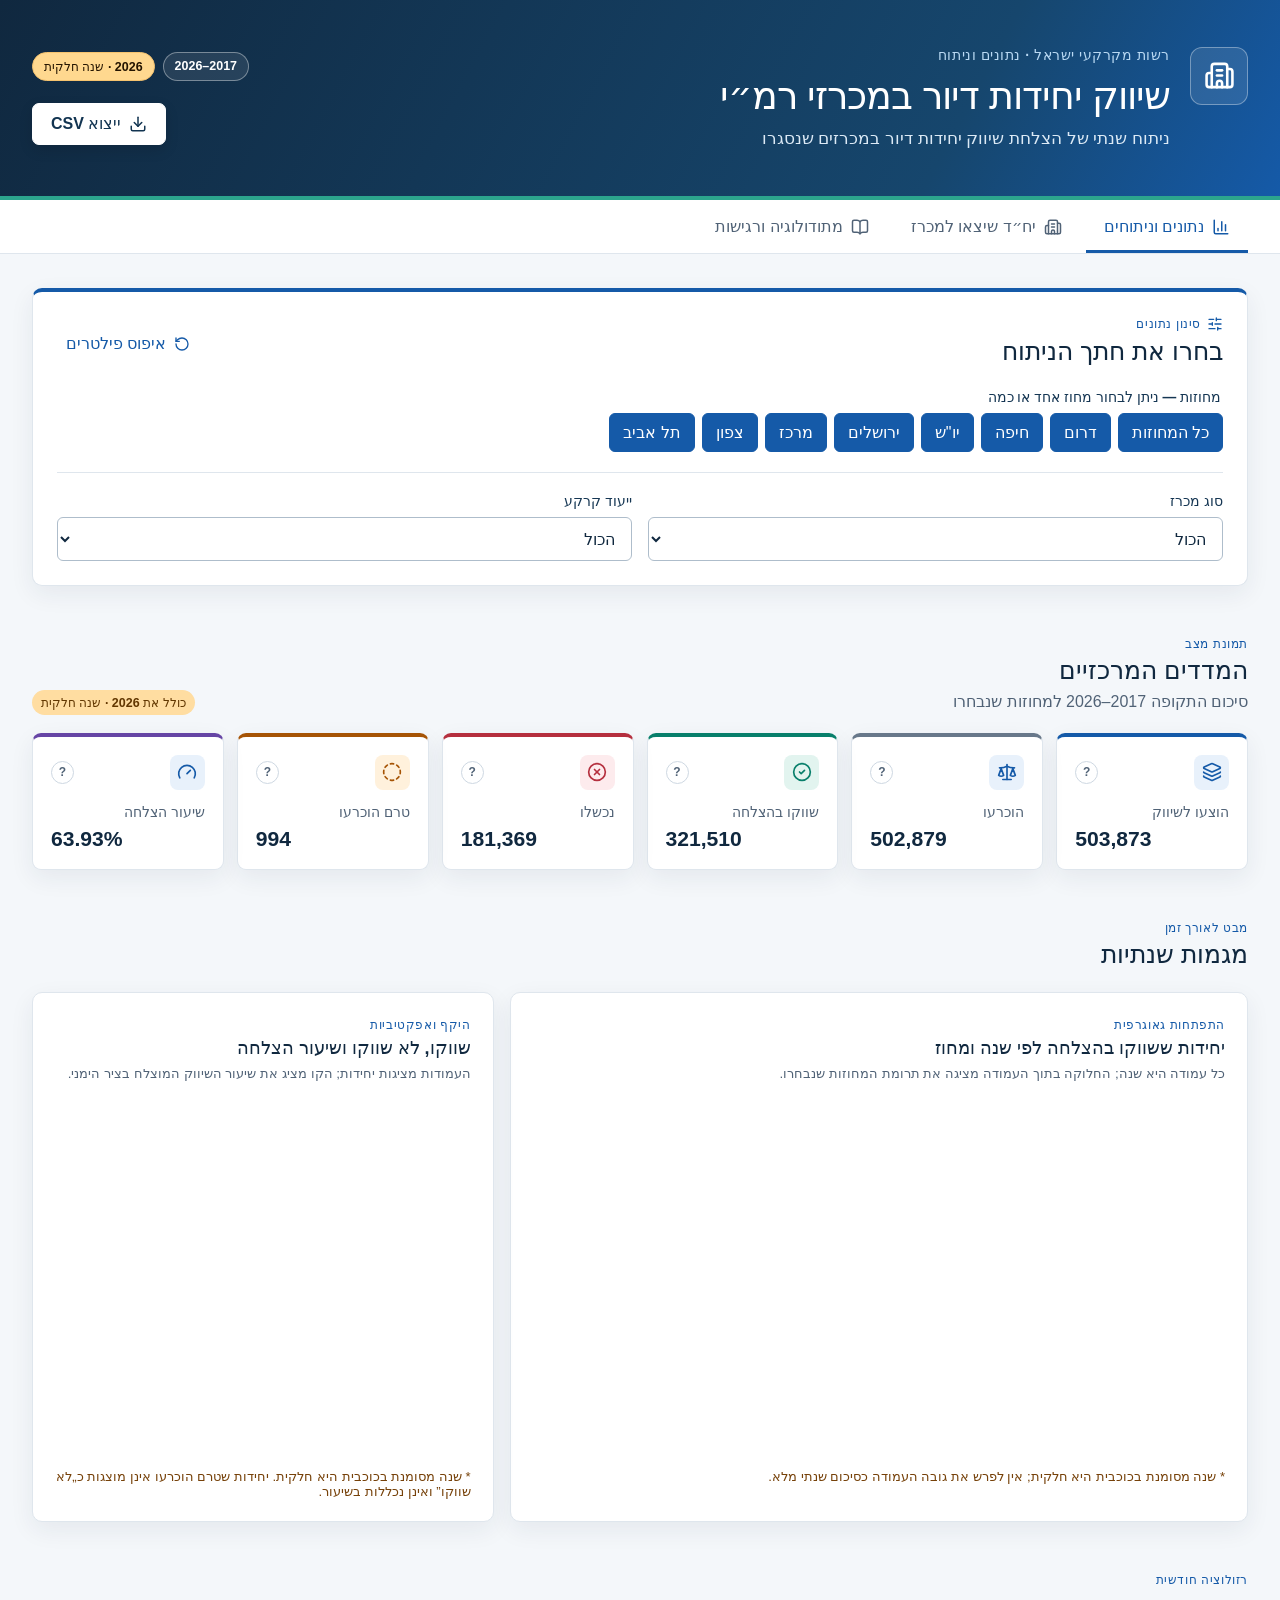
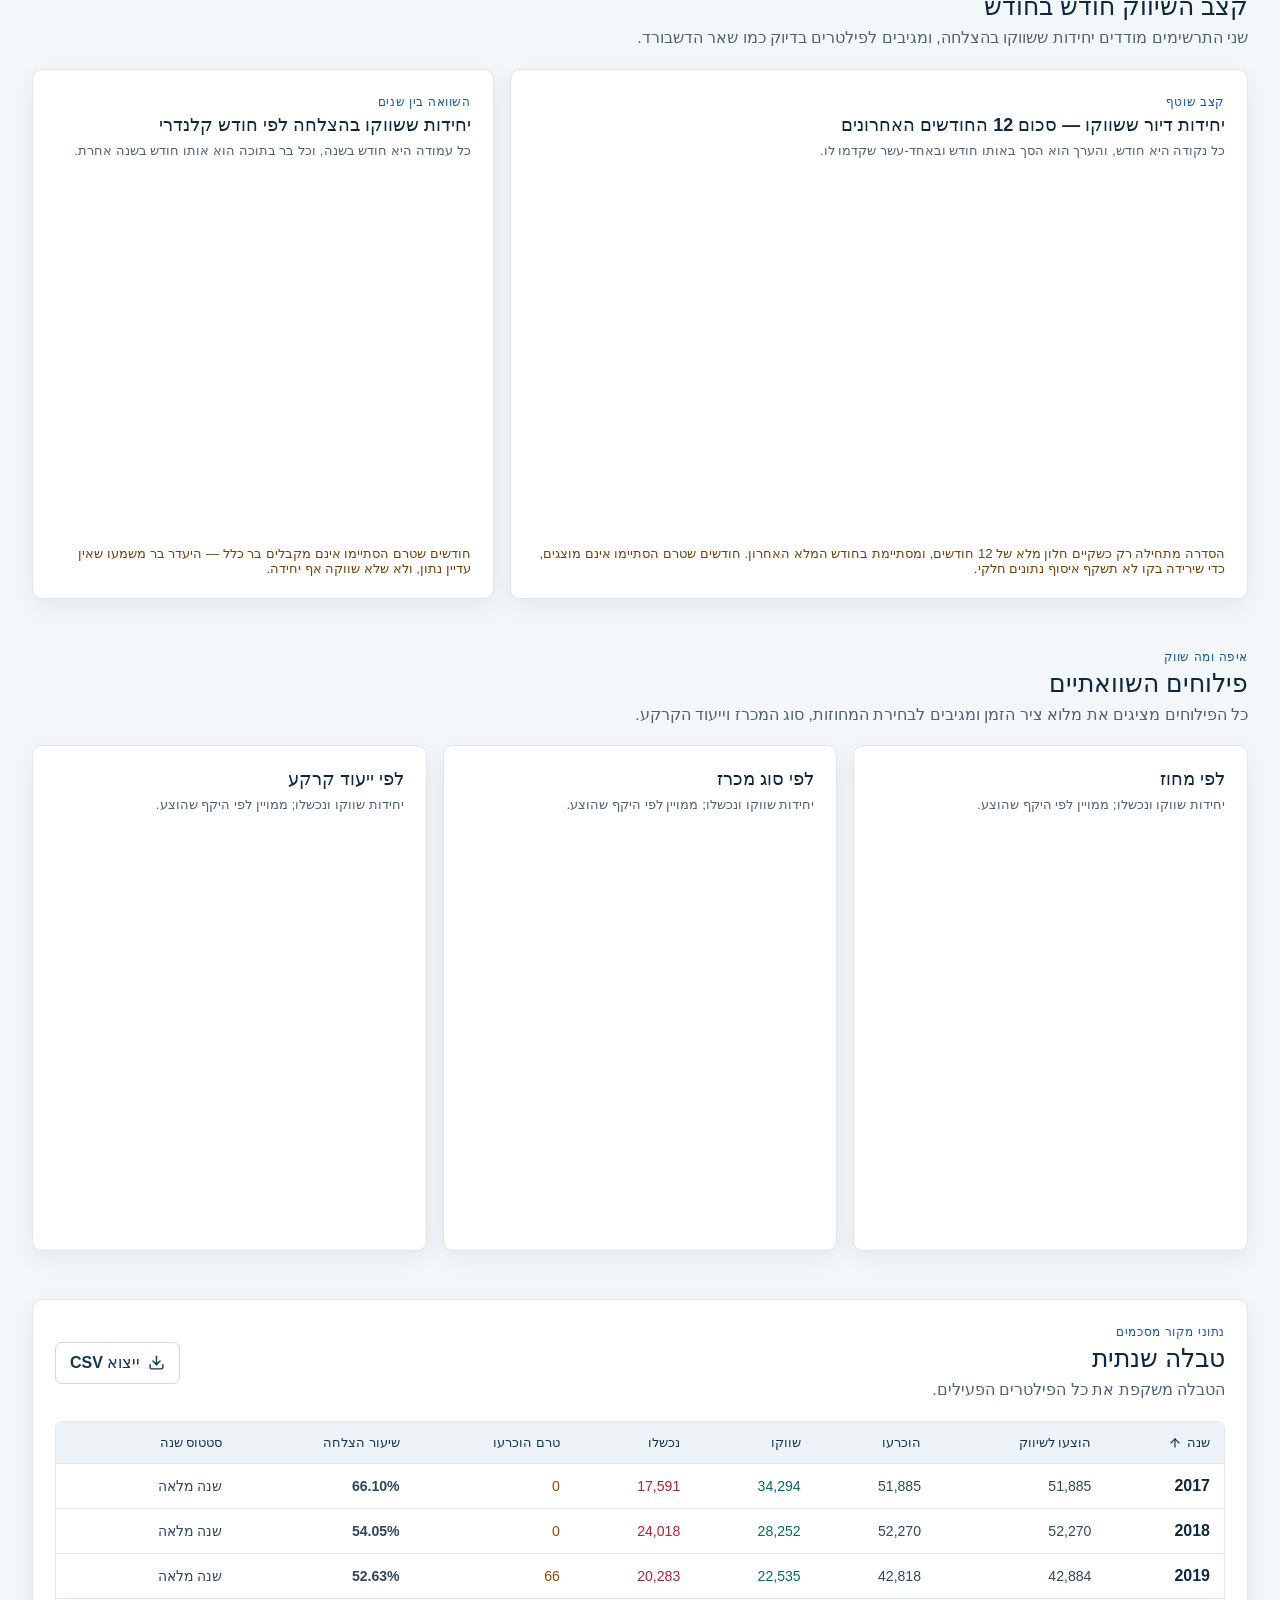
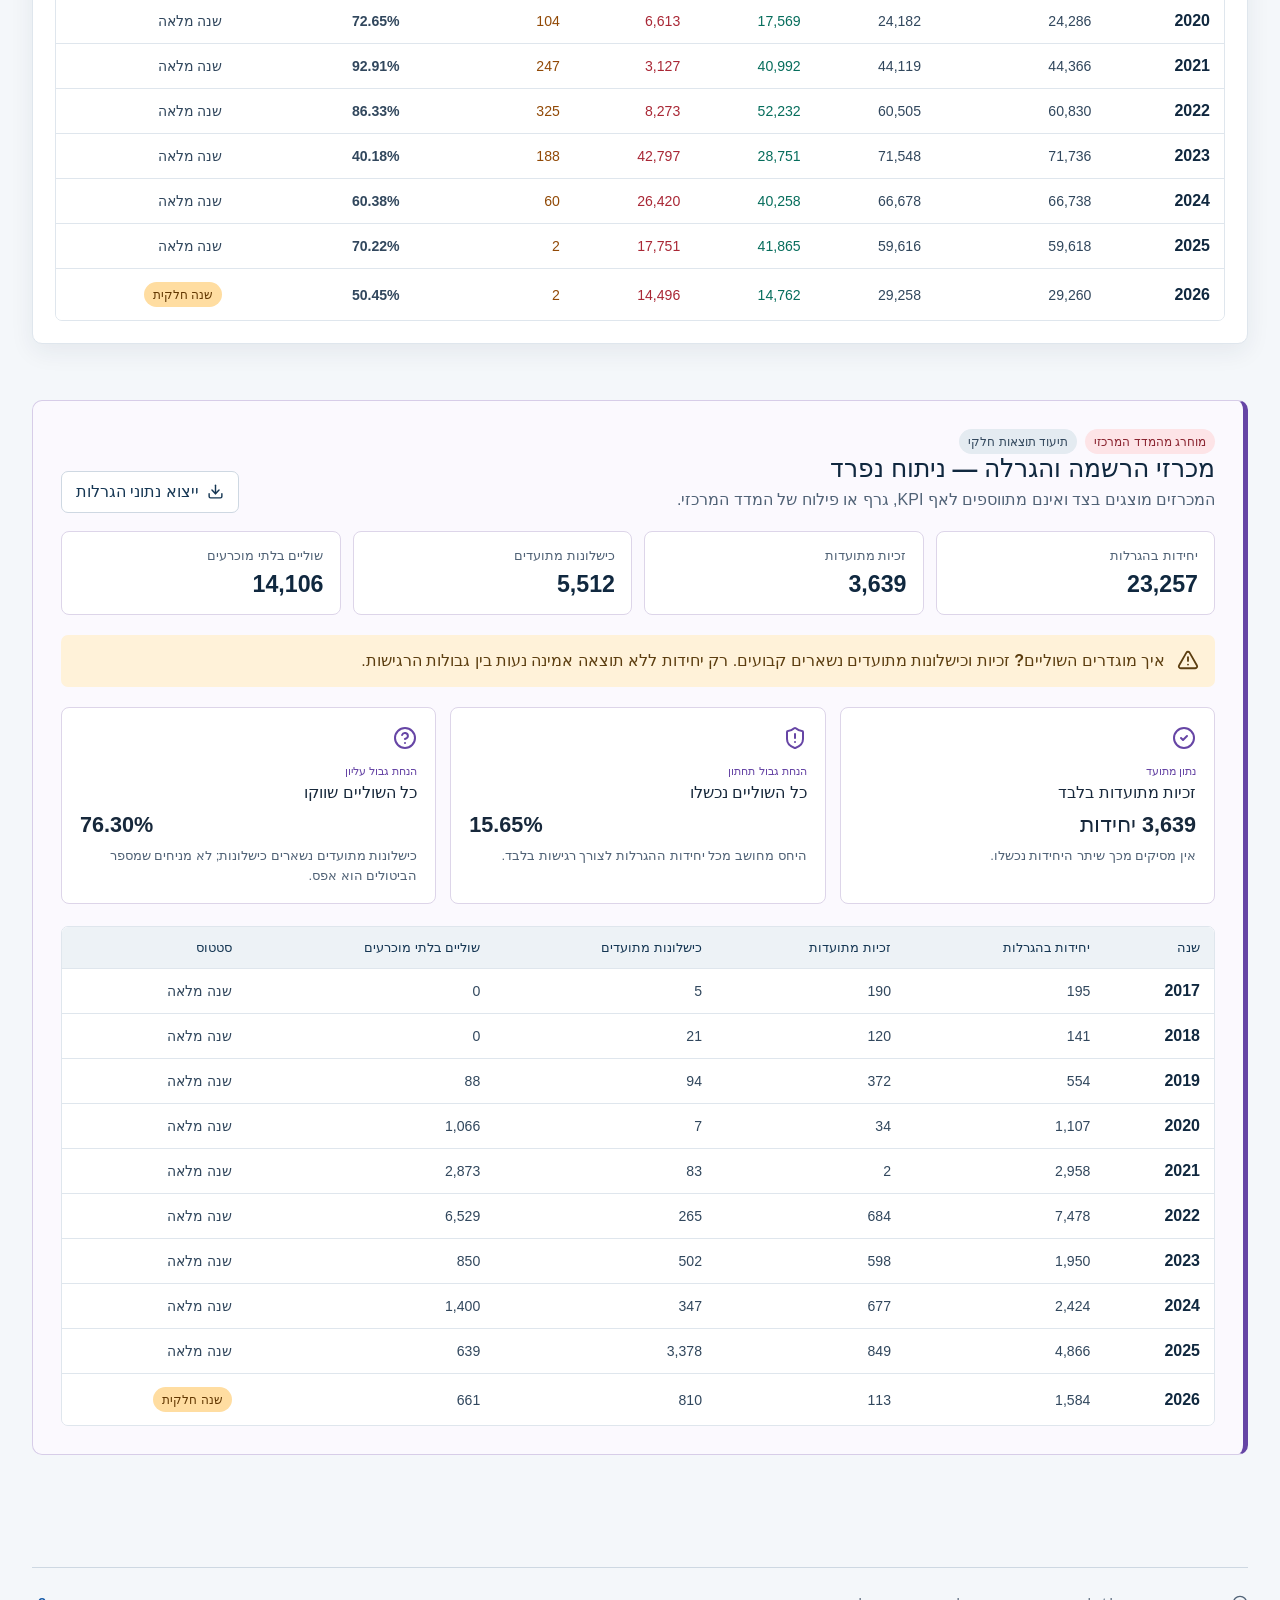
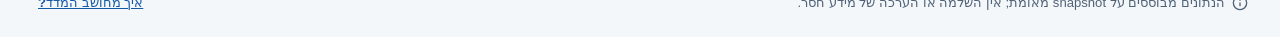
<file: index.html>
<!doctype html>
<html lang="he" dir="rtl">
  <head>
    <meta charset="UTF-8" />
    <link rel="icon" type="image/svg+xml" href="./favicon.svg" />
    <meta name="viewport" content="width=device-width, initial-scale=1.0" />
    <meta name="description" content="דשבורד לניתוח הצלחת שיווק יחידות דיור במכרזי רמ״י" />
    <title>שיווק יחידות דיור במכרזי רמ״י</title>
    <script type="module" crossorigin src="./assets/index-B59CRhDB.js"></script>
    <link rel="stylesheet" crossorigin href="./assets/index-Bj-GV0_r.css">
  </head>
  <body>
    <div id="root"></div>
  </body>
</html>
</file>
<file: assets/index-Bj-GV0_r.css>
:root{color:#17283b;font-synthesis:none;text-rendering:optimizelegibility;--navy-950:#10283f;--navy-900:#153653;--blue-700:#155aa8;--blue-100:#e8f1fb;--green-700:#087f6b;--green-100:#e2f4ef;--red-700:#b52f3e;--red-100:#fdebed;--orange-700:#a65405;--orange-100:#fff1dc;--slate-700:#506276;--slate-500:#718196;--slate-300:#ced8e2;--slate-200:#dfe6ed;--slate-100:#edf2f6;--white:#fff;--shadow:0 8px 24px #19304812;background:#f4f7fa;font-family:Arial,Segoe UI,sans-serif}*{box-sizing:border-box}html{scroll-behavior:smooth}body{background:#f4f7fa;min-height:100vh;margin:0}button,select{font:inherit}button{cursor:pointer}button:disabled{cursor:not-allowed;opacity:.55}button:focus-visible,select:focus-visible,summary:focus-visible,[tabindex="0"]:focus-visible,a:focus-visible{outline-offset:3px;outline:3px solid #f4ad32}h1,h2,h3,p{margin-top:0}bdi,[dir=ltr]{unicode-bidi:isolate}.app-shell{min-height:100vh;overflow-x:clip}.skip-link{z-index:100;color:var(--navy-950);background:#fff;border-radius:6px;padding:10px 16px;position:fixed;top:8px;right:8px;transform:translateY(-160%)}.skip-link:focus{transform:translateY(0)}.top-header{color:#fff;background:linear-gradient(118deg,#10283f 0%,#16466d 74%,#155aa8 100%);border-bottom:4px solid #2ca58d}.header-inner,.tabs-inner,.main-content,footer{width:min(1440px,100% - 64px);margin-inline:auto}.header-inner{justify-content:space-between;align-items:center;gap:32px;min-height:196px;padding-block:34px;display:flex}.brand-block{align-items:flex-start;gap:20px;display:flex}.brand-mark{background:#ffffff1a;border:1px solid #ffffff59;border-radius:12px;flex:0 0 58px;place-items:center;width:58px;height:58px;display:grid}.brand-mark svg{width:31px;height:31px}.authority-label{color:#b9d9f3;letter-spacing:.04em;margin-bottom:11px;font-size:.86rem;font-weight:700;display:block}h1{letter-spacing:-.025em;max-width:780px;margin-bottom:10px;font-size:clamp(1.8rem,3vw,2.65rem);line-height:1.15}.brand-block p{color:#dceaf6;margin:0;font-size:1.05rem}.header-actions{flex-direction:column;align-items:flex-end;gap:22px;display:flex}.badge-row{flex-wrap:wrap;gap:8px;display:flex}.header-badge,.status-badge{white-space:nowrap;border-radius:999px;align-items:center;width:max-content;font-size:.78rem;font-weight:700;display:inline-flex}.header-badge{background:#ffffff17;border:1px solid #ffffff61;padding:6px 11px}.partial-badge{color:#241400;background:#ffd88f;border-color:#f5c36f}.primary-button,.secondary-button,.text-button{border-radius:7px;justify-content:center;align-items:center;gap:8px;min-height:42px;font-weight:700;display:inline-flex}.primary-button{color:#123451;background:#fff;border:1px solid #fff;padding:10px 18px;box-shadow:0 5px 14px #0000001f}.secondary-button{border:1px solid var(--slate-300);color:var(--navy-900);background:#fff;padding:9px 14px}.text-button{color:var(--blue-700);background:0 0;border:0;padding:7px 9px}.primary-button:hover,.secondary-button:hover{transform:translateY(-1px);box-shadow:0 7px 18px #19304824}.tabs{z-index:20;border-bottom:1px solid var(--slate-200);-webkit-backdrop-filter:blur(8px);backdrop-filter:blur(8px);background:#fffffff7;position:sticky;top:0}.tabs-inner{gap:6px;display:flex}.tabs button{color:var(--slate-700);background:0 0;border:0;border-bottom:3px solid #0000;align-items:center;gap:8px;padding:17px 18px 14px;font-weight:700;display:flex}.tabs button.active{color:var(--blue-700);border-bottom-color:var(--blue-700)}.main-content{padding-block:34px 64px}.main-content>section{margin-bottom:48px}.section-heading{justify-content:space-between;align-items:flex-end;gap:20px;margin-bottom:18px;display:flex}.section-heading h2{color:var(--navy-950);margin-bottom:5px;font-size:1.55rem}.section-heading p,.chart-heading p{color:var(--slate-700);margin-bottom:0;line-height:1.55}.compact-heading{align-items:center}.eyebrow{color:var(--blue-700);letter-spacing:.05em;text-transform:uppercase;align-items:center;gap:6px;margin-bottom:5px;font-size:.75rem;font-weight:800;display:inline-flex}.filter-panel{border:1px solid var(--slate-200);border-top:4px solid var(--blue-700);box-shadow:var(--shadow);background:#fff;border-radius:10px;padding:24px}.filter-panel fieldset{border:0;min-width:0;margin:0;padding:0}.filter-panel legend,.filter-field span{color:var(--navy-900);margin-bottom:8px;font-size:.86rem;font-weight:800;display:block}.filter-chip-actions{flex-wrap:wrap;gap:7px;display:flex}.filter-chip{border:1px solid var(--slate-300);min-height:39px;color:var(--navy-900);background:#fff;border-radius:6px;align-items:center;gap:6px;padding:8px 13px;display:inline-flex}.filter-chip.selected{color:#fff;border-color:var(--blue-700);background:var(--blue-700)}.chip-note{color:#563000;background:#ffd88f;border-radius:8px;padding:2px 5px;font-size:.66rem;font-weight:800}.dimension-filters{border-top:1px solid var(--slate-200);grid-template-columns:repeat(2,minmax(0,1fr));gap:16px;margin-top:20px;padding-top:20px;display:grid}.filter-field select{width:100%;height:44px;color:var(--navy-950);background:#fff;border:1px solid #aebdcb;border-radius:6px;padding-inline:12px 36px}.kpi-grid{grid-template-columns:repeat(6,minmax(0,1fr));gap:13px;display:grid}.kpi-card{border:1px solid var(--slate-200);min-width:0;box-shadow:var(--shadow);background:#fff;border-radius:9px;padding:18px}.kpi-card.primary{border-top:4px solid var(--blue-700)}.kpi-card.neutral{border-top:4px solid #68788a}.kpi-card.success{border-top:4px solid var(--green-700)}.kpi-card.danger{border-top:4px solid var(--red-700)}.kpi-card.warning{border-top:4px solid var(--orange-700)}.kpi-card.rate{border-top:4px solid #6645a5}.kpi-topline{justify-content:space-between;align-items:center;margin-bottom:14px;display:flex}.kpi-icon{width:35px;height:35px;color:var(--blue-700);background:var(--blue-100);border-radius:8px;place-items:center;display:grid}.success .kpi-icon{color:var(--green-700);background:var(--green-100)}.danger .kpi-icon{color:var(--red-700);background:var(--red-100)}.warning .kpi-icon{color:var(--orange-700);background:var(--orange-100)}.info-dot{border:1px solid var(--slate-300);width:23px;height:23px;color:var(--slate-700);cursor:help;border-radius:50%;place-items:center;font-size:.75rem;font-weight:800;display:grid}.kpi-card h3{color:var(--slate-700);margin-bottom:7px;font-size:.87rem}.kpi-card strong{color:var(--navy-950);font-size:clamp(1.28rem,1.65vw,1.8rem);display:block}.delta{min-height:30px;color:var(--slate-700);margin-top:9px;font-size:.72rem;line-height:1.35;display:block}.partial-warning,.chart-note{color:#764109;margin:12px 0 0;font-size:.82rem}.charts-grid{gap:16px;display:grid}.trend-grid{grid-template-columns:1.6fr 1fr}.breakdown-grid{grid-template-columns:repeat(3,minmax(0,1fr))}.chart-card,.table-card{border:1px solid var(--slate-200);min-width:0;box-shadow:var(--shadow);background:#fff;border-radius:10px;padding:22px}.chart-heading{justify-content:space-between;min-height:72px;margin-bottom:10px;display:flex}.chart-heading h3{color:var(--navy-950);margin-bottom:5px;font-size:1.12rem}.chart-heading p{font-size:.84rem}.chart-container{direction:ltr;width:100%;height:360px}.breakdown-chart{direction:ltr;width:100%}.chart-tooltip{border:1px solid var(--slate-300);color:var(--navy-950);box-shadow:var(--shadow);direction:rtl;background:#fff;border-radius:6px;flex-direction:column;gap:4px;padding:12px;display:flex}.tooltip-total{border-top:1px solid var(--slate-200);margin-top:5px;padding-top:6px;font-weight:800}.success-text{color:#066d5c}.danger-text{color:#a92735}.warning-text{color:#914906}.table-scroll{border:1px solid var(--slate-200);border-radius:7px;width:100%;overflow-x:auto}table{border-collapse:collapse;background:#fff;width:100%;min-width:900px}th,td{border-bottom:1px solid var(--slate-200);text-align:right;white-space:nowrap;padding:13px 14px}thead th{z-index:2;color:var(--navy-900);background:var(--slate-100);font-size:.8rem;position:sticky;top:0}thead th button{color:inherit;background:0 0;border:0;align-items:center;gap:5px;padding:0;font-weight:800;display:inline-flex}tbody th{color:var(--navy-950)}tbody td{color:#31475d;font-size:.88rem}tbody tr:hover{background:#f8fafc}tbody tr:last-child td,tbody tr:last-child th{border-bottom:0}.status-badge{padding:5px 9px}.warning-badge{color:#623700;background:#ffdda1}.neutral-badge{color:#33485d;background:#e4ebf1}.excluded-badge{color:#8b2531;background:#fde4e7}.lottery-section{background:#fbf9fe;border:1px solid #d7cde8;border-right:5px solid #6645a5;border-radius:10px;margin-top:56px;padding:28px}.lottery-summary{grid-template-columns:repeat(4,minmax(0,1fr));gap:12px;display:grid}.lottery-summary article{background:#fff;border:1px solid #ddd5e9;border-radius:8px;padding:16px}.lottery-summary span{color:var(--slate-700);margin-bottom:8px;font-size:.8rem;font-weight:700;display:block}.lottery-summary strong{color:var(--navy-950);font-size:1.45rem}.sensitivity-intro{color:#5c3e10;background:#fff2d9;border-radius:7px;gap:12px;margin-block:20px;padding:14px 16px;display:flex}.sensitivity-intro p{margin:0;line-height:1.5}.sensitivity-grid{grid-template-columns:repeat(3,minmax(0,1fr));gap:14px;margin-bottom:22px;display:grid}.scenario-card{background:#fff;border:1px solid #ddd5e9;border-radius:8px;padding:18px}.scenario-card>svg{color:#6645a5}.scenario-label{color:#6645a5;text-transform:uppercase;margin-block:11px 5px;font-size:.7rem;font-weight:800;display:block}.scenario-card h3{margin-bottom:10px;font-size:1rem}.scenario-card strong{margin-bottom:8px;font-size:1.35rem;display:block}.scenario-card p{color:var(--slate-700);margin:0;font-size:.82rem;line-height:1.5}.lottery-table table{min-width:760px}.methodology-grid{grid-template-columns:repeat(3,minmax(0,1fr));gap:16px;display:grid}.method-card,.formula-card{border:1px solid var(--slate-200);box-shadow:var(--shadow);background:#fff;border-radius:9px;padding:24px}.method-card>svg{color:var(--blue-700);margin-bottom:14px}.method-card h3,.formula-card h3{color:var(--navy-950)}.method-card p,.method-card li,.formula-card p{color:var(--slate-700);line-height:1.7}.method-card ul{margin:0;padding-right:20px}.formula-card{margin-block:18px}.formula{background:var(--slate-100);text-align:center;border-radius:6px;padding:13px;font-family:Consolas,monospace;color:var(--navy-950)!important}details{border:1px solid var(--slate-200);background:#fff;border-radius:8px;margin-bottom:10px}summary{color:var(--navy-900);cursor:pointer;padding:16px 18px;font-weight:800}details p{color:var(--slate-700);margin:0;padding:0 18px 17px;line-height:1.65}.empty-state{min-height:280px;color:var(--slate-700);text-align:center;background:#fff;border:1px dashed #aebdcb;border-radius:10px;place-items:center;padding:36px;display:grid}.empty-state svg{color:var(--blue-700)}.empty-state h2,.empty-state h3{color:var(--navy-950);margin-block:12px 5px}footer{border-top:1px solid var(--slate-300);color:var(--slate-700);justify-content:space-between;align-items:center;gap:20px;padding-block:26px;font-size:.82rem;display:flex}footer div{align-items:center;gap:7px;display:flex}.footer-link{color:var(--blue-700);background:0 0;border:0;font-weight:800;text-decoration:underline}@media (width<=1180px){.kpi-grid{grid-template-columns:repeat(3,minmax(0,1fr))}.trend-grid{grid-template-columns:1fr}.breakdown-grid{grid-template-columns:repeat(2,minmax(0,1fr))}.breakdown-grid>:last-child{grid-column:1/-1}}@media (width<=760px){.header-inner,.tabs-inner,.main-content,footer{width:min(100% - 28px,1440px)}.header-inner{flex-direction:column;align-items:stretch;min-height:auto;padding-block:25px}.brand-block{gap:12px}.brand-mark{flex-basis:44px;width:44px;height:44px}.brand-mark svg{width:24px}.header-actions{align-items:stretch;gap:13px}.header-actions .primary-button{width:100%}.tabs-inner{overflow-x:auto}.tabs button{flex:none;padding-inline:12px}.main-content{padding-block:22px 44px}.main-content>section{margin-bottom:36px}.section-heading{flex-direction:column;align-items:flex-start}.filter-panel{padding:18px}.filter-chip-actions{flex-wrap:nowrap;padding:3px 3px 9px;overflow-x:auto}.filter-chip{flex:none}.dimension-filters{grid-template-columns:1fr}.kpi-grid{grid-template-columns:repeat(2,minmax(0,1fr));gap:9px}.kpi-card{padding:14px}.kpi-card strong{font-size:1.35rem}.breakdown-grid{grid-template-columns:1fr}.breakdown-grid>:last-child{grid-column:auto}.chart-card,.table-card{padding:16px}.chart-container{height:310px}.lottery-section{border-right-width:4px;padding:18px}.lottery-summary,.sensitivity-grid,.methodology-grid{grid-template-columns:1fr}footer{flex-direction:column;align-items:flex-start}}@media (width<=430px){.kpi-grid{grid-template-columns:1fr}h1{font-size:1.7rem}.brand-block p{font-size:.93rem}}@media (prefers-reduced-motion:reduce){*,:before,:after{scroll-behavior:auto!important;transition:none!important}}
</file>
